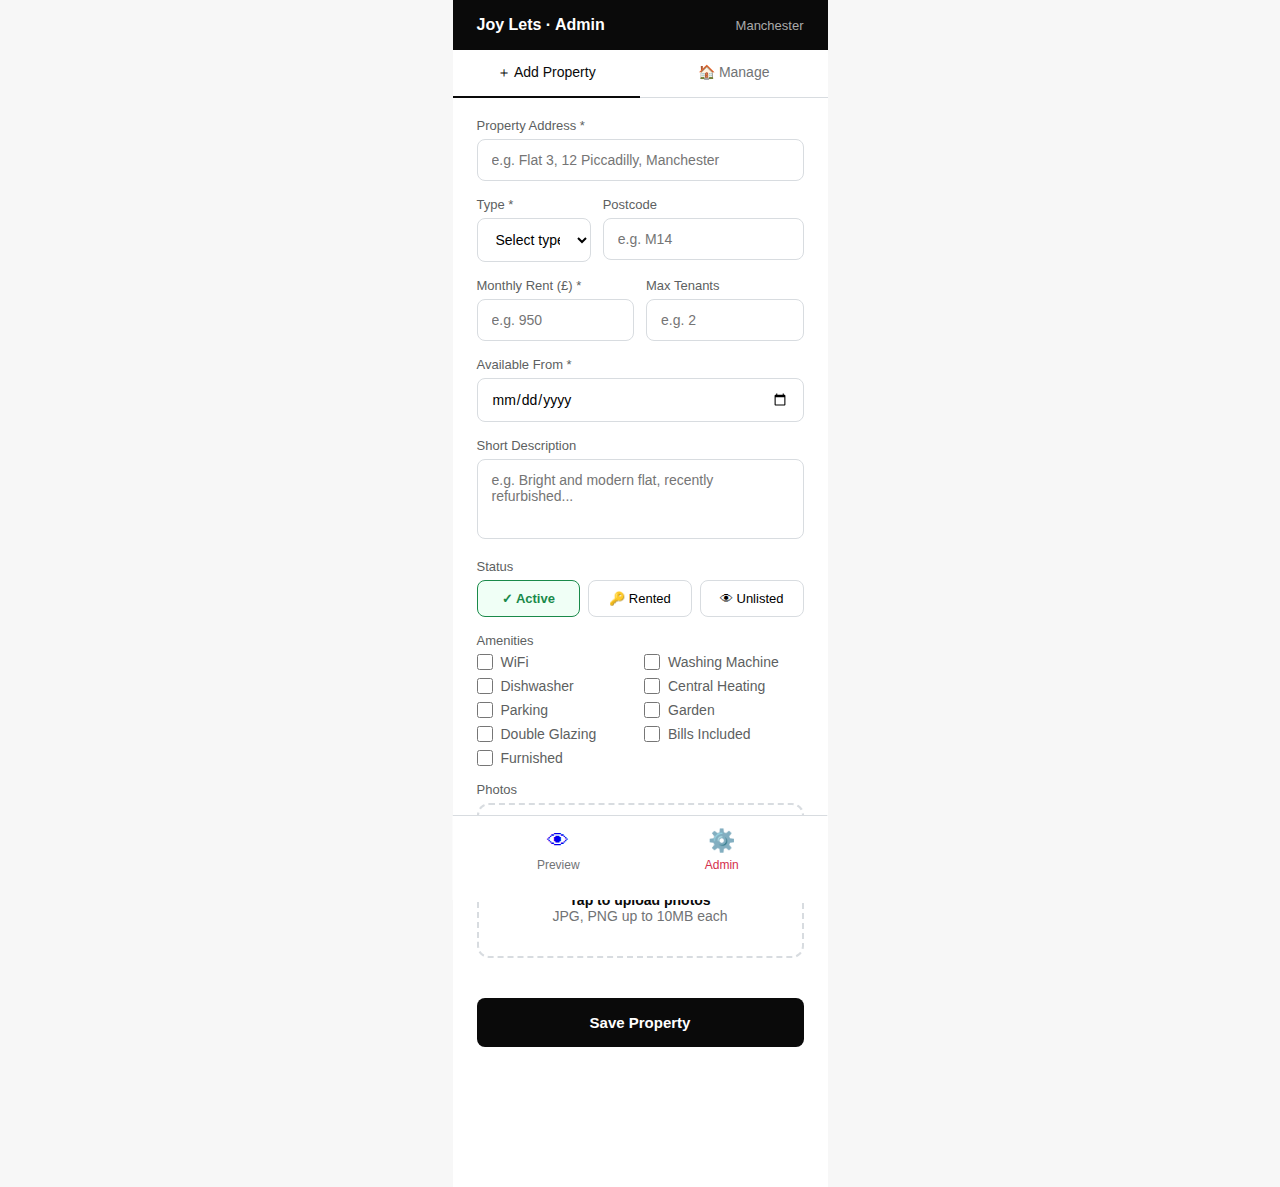
<file: admin.html>
<!DOCTYPE html>
<html lang="en">
<head>
  <meta charset="UTF-8">
  <meta name="viewport" content="width=375px, initial-scale=1.0">
  <title>Admin · Joy Lets</title>
  <link rel="stylesheet" href="css/style.css">
  <style>
    .admin-header {
      background: var(--neutral-100);
      color: white;
      padding: 16px 24px;
      display: flex;
      align-items: center;
      justify-content: space-between;
    }
    .admin-header h1 { font-size: 16px; font-weight: 600; }
    .admin-header span { font-size: 13px; color: #aaa; }

    .admin-tabs {
      display: flex;
      border-bottom: 1px solid var(--neutral-40);
      background: white;
      position: sticky;
      top: 0;
      z-index: 10;
    }
    .admin-tab {
      flex: 1;
      padding: 14px;
      text-align: center;
      font-size: 14px;
      font-weight: 500;
      color: var(--neutral-70);
      cursor: pointer;
      border-bottom: 2px solid transparent;
      margin-bottom: -1px;
    }
    .admin-tab.active {
      color: var(--neutral-100);
      border-bottom-color: var(--neutral-100);
    }

    .admin-section { display: none; padding: 20px 24px 140px; }
    .admin-section.active { display: block; }

    .form-label {
      font-size: 13px;
      font-weight: 500;
      color: var(--neutral-80);
      margin-bottom: 6px;
      display: block;
    }
    .form-input, .form-select, .form-textarea {
      width: 100%;
      border: 1.5px solid var(--neutral-40);
      border-radius: 8px;
      padding: 12px 14px;
      font-size: 14px;
      margin-bottom: 16px;
      outline: none;
      font-family: inherit;
      background: white;
      box-sizing: border-box;
    }
    .form-input:focus, .form-select:focus, .form-textarea:focus {
      border-color: var(--neutral-100);
    }
    .form-textarea { height: 80px; resize: none; }
    .form-row { display: flex; gap: 12px; }
    .form-row .form-input, .form-row .form-select { flex: 1; }

    .photo-upload-area {
      border: 2px dashed var(--neutral-40);
      border-radius: 12px;
      padding: 32px 16px;
      text-align: center;
      cursor: pointer;
      margin-bottom: 16px;
      transition: all 0.2s;
    }
    .photo-upload-area:hover { border-color: var(--neutral-100); }
    .upload-icon { font-size: 40px; margin-bottom: 8px; }
    .upload-text { font-size: 14px; color: var(--neutral-70); }
    .upload-text strong { color: var(--neutral-100); }

    .photo-previews {
      display: grid;
      grid-template-columns: repeat(3, 1fr);
      gap: 8px;
      margin-bottom: 16px;
    }
    .photo-preview {
      aspect-ratio: 1;
      border-radius: 8px;
      overflow: hidden;
      position: relative;
      background: var(--neutral-20);
    }
    .photo-preview img { width: 100%; height: 100%; object-fit: cover; }
    .photo-preview .remove-photo {
      position: absolute;
      top: 4px; right: 4px;
      background: rgba(0,0,0,0.6);
      color: white;
      border: none;
      border-radius: 50%;
      width: 20px; height: 20px;
      font-size: 11px;
      cursor: pointer;
      display: flex; align-items: center; justify-content: center;
    }
    .upload-progress { font-size: 12px; color: var(--neutral-70); margin-bottom: 8px; }

    .action-btn {
      width: 100%;
      border: none;
      border-radius: 8px;
      padding: 16px;
      font-size: 15px;
      font-weight: 600;
      cursor: pointer;
      margin-top: 8px;
    }
    .action-btn.primary { background: var(--neutral-100); color: white; }
    .action-btn.secondary { background: var(--neutral-20); color: var(--neutral-100); }
    .action-btn:disabled { opacity: 0.5; cursor: not-allowed; }

    .amenity-checkboxes {
      display: grid;
      grid-template-columns: 1fr 1fr;
      gap: 8px;
      margin-bottom: 16px;
    }
    .amenity-check {
      display: flex;
      align-items: center;
      gap: 8px;
      font-size: 14px;
      color: var(--neutral-80);
      cursor: pointer;
    }
    .amenity-check input { width: 16px; height: 16px; }

    /* Status badge */
    .status-selector {
      display: flex;
      gap: 8px;
      margin-bottom: 16px;
    }
    .status-opt {
      flex: 1;
      text-align: center;
      padding: 10px 6px;
      border-radius: 8px;
      border: 1.5px solid var(--neutral-40);
      font-size: 13px;
      cursor: pointer;
      transition: all 0.15s;
    }
    .status-opt.active-status { border-color: #1a8a4a; background: #f0fff6; color: #1a8a4a; font-weight: 600; }
    .status-opt.rented-status { border-color: #e67e22; background: #fff8f0; color: #e67e22; font-weight: 600; }
    .status-opt.unlisted-status { border-color: var(--neutral-70); background: var(--neutral-20); color: var(--neutral-70); font-weight: 600; }

    /* Manage cards */
    .manage-card {
      border: 1px solid var(--neutral-40);
      border-radius: 12px;
      padding: 16px;
      margin-bottom: 12px;
      display: flex;
      gap: 12px;
      align-items: flex-start;
    }
    .manage-card.rented { border-color: #f0a500; background: #fffdf5; }
    .manage-card.unlisted { opacity: 0.55; }
    .manage-card-photo {
      width: 72px; height: 72px;
      border-radius: 8px;
      background: var(--neutral-20);
      overflow: hidden;
      flex-shrink: 0;
      display: flex; align-items: center; justify-content: center;
      font-size: 28px;
    }
    .manage-card-photo img { width: 100%; height: 100%; object-fit: cover; }
    .manage-card-info { flex: 1; min-width: 0; }
    .manage-card-title { font-size: 14px; font-weight: 600; color: var(--neutral-100); }
    .manage-card-sub { font-size: 13px; color: var(--neutral-70); margin-top: 2px; }
    .manage-card-price { font-size: 14px; font-weight: 600; color: var(--neutral-100); margin-top: 4px; }
    .manage-card-actions { display: flex; gap: 8px; margin-top: 8px; flex-wrap: wrap; }
    .btn-edit {
      font-size: 12px; padding: 5px 12px;
      border: 1px solid var(--neutral-40);
      border-radius: 6px; background: white; cursor: pointer;
    }
    .btn-delete {
      font-size: 12px; padding: 5px 12px;
      border: 1px solid #ffcdd2;
      border-radius: 6px; background: #fff5f5; color: #c0392b; cursor: pointer;
    }
    .status-badge {
      font-size: 11px; padding: 3px 8px;
      border-radius: 20px; font-weight: 600;
    }
    .status-badge.active { background: #e8f8ee; color: #1a8a4a; }
    .status-badge.rented { background: #fff3e0; color: #e67e22; }
    .status-badge.unlisted { background: var(--neutral-20); color: var(--neutral-70); }

    .source-badge {
      font-size: 10px; padding: 2px 6px;
      border-radius: 10px;
      background: var(--neutral-20);
      color: var(--neutral-70);
      margin-left: 6px;
    }

    .export-box {
      background: var(--neutral-20);
      border-radius: 10px;
      padding: 16px;
      margin-bottom: 16px;
    }
    .export-box-title { font-size: 13px; font-weight: 600; margin-bottom: 8px; }
    .export-box-desc { font-size: 12px; color: var(--neutral-70); line-height: 18px; }

    .success-toast {
      position: fixed;
      bottom: 100px; left: 50%;
      transform: translateX(-50%);
      background: #1a8a4a;
      color: white;
      padding: 12px 24px;
      border-radius: 24px;
      font-size: 14px; font-weight: 500;
      opacity: 0; transition: opacity 0.3s;
      z-index: 300; pointer-events: none;
    }
    .success-toast.show { opacity: 1; }

    .edit-mode-banner {
      background: #fff8e1;
      border: 1px solid #f0c040;
      border-radius: 8px;
      padding: 10px 14px;
      font-size: 13px;
      color: #7a5c00;
      margin-bottom: 16px;
      display: none;
    }
    .edit-mode-banner.show { display: block; }
  </style>
</head>
<body>
<div class="app">

  <div class="admin-header">
    <h1>Joy Lets · Admin</h1>
    <span>Manchester</span>
  </div>

  <div class="admin-tabs">
    <div class="admin-tab active" onclick="switchTab('add')">＋ Add Property</div>
    <div class="admin-tab" onclick="switchTab('manage')">🏠 Manage</div>
  </div>

  <!-- Add / Edit Property -->
  <div class="admin-section active" id="tab-add">

    <div class="edit-mode-banner" id="edit-banner">
      ✏️ Editing existing property — <a href="#" onclick="cancelEdit()" style="color:#7a5c00;text-decoration:underline">Cancel</a>
    </div>

    <label class="form-label">Property Address *</label>
    <input class="form-input" id="f-title" placeholder="e.g. Flat 3, 12 Piccadilly, Manchester">

    <div class="form-row">
      <div>
        <label class="form-label">Type *</label>
        <select class="form-select" id="f-type">
          <option value="">Select type</option>
          <option>Studio</option>
          <option>1 Bed</option>
          <option>2 Bed</option>
          <option>3 Bed</option>
        </select>
      </div>
      <div>
        <label class="form-label">Postcode</label>
        <input class="form-input" id="f-postcode" placeholder="e.g. M14">
      </div>
    </div>

    <div class="form-row">
      <div>
        <label class="form-label">Monthly Rent (£) *</label>
        <input class="form-input" id="f-price" type="number" placeholder="e.g. 950">
      </div>
      <div>
        <label class="form-label">Max Tenants</label>
        <input class="form-input" id="f-tenants" type="number" placeholder="e.g. 2">
      </div>
    </div>

    <label class="form-label">Available From *</label>
    <input class="form-input" id="f-avail" type="date">

    <label class="form-label">Short Description</label>
    <textarea class="form-textarea" id="f-desc" placeholder="e.g. Bright and modern flat, recently refurbished..."></textarea>

    <label class="form-label">Status</label>
    <div class="status-selector">
      <div class="status-opt active-status" id="s-active" onclick="selectStatus('active')">✓ Active</div>
      <div class="status-opt" id="s-rented" onclick="selectStatus('rented')">🔑 Rented</div>
      <div class="status-opt" id="s-unlisted" onclick="selectStatus('unlisted')">👁 Unlisted</div>
    </div>

    <label class="form-label">Amenities</label>
    <div class="amenity-checkboxes">
      <label class="amenity-check"><input type="checkbox" value="WiFi"> WiFi</label>
      <label class="amenity-check"><input type="checkbox" value="Washing Machine"> Washing Machine</label>
      <label class="amenity-check"><input type="checkbox" value="Dishwasher"> Dishwasher</label>
      <label class="amenity-check"><input type="checkbox" value="Central Heating"> Central Heating</label>
      <label class="amenity-check"><input type="checkbox" value="Parking"> Parking</label>
      <label class="amenity-check"><input type="checkbox" value="Garden"> Garden</label>
      <label class="amenity-check"><input type="checkbox" value="Double Glazing"> Double Glazing</label>
      <label class="amenity-check"><input type="checkbox" value="Bills Included"> Bills Included</label>
      <label class="amenity-check"><input type="checkbox" value="Furnished"> Furnished</label>
    </div>

    <label class="form-label">Photos</label>
    <div class="photo-upload-area" id="upload-area" onclick="document.getElementById('photo-input').click()">
      <div class="upload-icon">📷</div>
      <div class="upload-text"><strong>Tap to upload photos</strong><br>JPG, PNG up to 10MB each</div>
    </div>
    <input type="file" id="photo-input" accept="image/*" multiple style="display:none" onchange="handleFiles(this.files)">
    <div class="upload-progress" id="upload-status"></div>
    <div class="photo-previews" id="photo-previews"></div>

    <button class="action-btn primary" id="save-btn" onclick="saveListing()">Save Property</button>
  </div>

  <!-- Manage -->
  <div class="admin-section" id="tab-manage">

    <!-- GitHub Token setup (one-time) -->
    <div class="export-box" id="token-setup" style="display:none">
      <div class="export-box-title">🔑 First-time Setup</div>
      <div class="export-box-desc" style="margin-bottom:10px">Paste your GitHub token once to enable one-tap publishing.</div>
      <input type="password" id="gh-token-input" placeholder="ghp_xxxxxxxxxxxx"
        style="width:100%;border:1.5px solid var(--neutral-40);border-radius:8px;padding:10px 12px;font-size:13px;box-sizing:border-box;margin-bottom:8px;font-family:monospace">
      <button class="action-btn primary" style="margin-top:0;padding:12px" onclick="saveToken()">Save Token</button>
    </div>

    <div class="export-box" id="publish-box">
      <div class="export-box-title">🚀 Publish to Live Site</div>
      <div class="export-box-desc">Push your changes directly to GitHub — tenants will see updates within 1 minute.</div>
      <button class="action-btn primary" style="margin-top:12px;background:#1a8a4a" onclick="publishToGitHub()">🚀 Publish Now</button>
      <button class="action-btn secondary" style="margin-top:8px;font-size:13px" onclick="resetToken()">Change GitHub Token</button>
    </div>

    <div id="manage-list"></div>
  </div>

  <nav class="bottom-nav">
    <a class="nav-item" href="index.html">
      <span class="nav-icon">👁</span>
      <span class="nav-label">Preview</span>
    </a>
    <a class="nav-item active" href="admin.html">
      <span class="nav-icon">⚙️</span>
      <span class="nav-label">Admin</span>
    </a>
  </nav>

  <div class="success-toast" id="toast"></div>
</div>

<script>
  const CLOUD_NAME = 'du6lliisx';
  const UPLOAD_PRESET = 'Man-Live app';

  let uploadedUrls = [];
  let existingPhotos = [];
  let editingId = null;
  let selectedStatus = 'active';

  function switchTab(tab) {
    document.querySelectorAll('.admin-tab').forEach((t, i) => {
      t.classList.toggle('active', (i === 0 && tab === 'add') || (i === 1 && tab === 'manage'));
    });
    document.getElementById('tab-add').classList.toggle('active', tab === 'add');
    document.getElementById('tab-manage').classList.toggle('active', tab === 'manage');
    if (tab === 'manage') { renderManage(); initPublishBox(); }
  }

  function selectStatus(s) {
    selectedStatus = s;
    ['active','rented','unlisted'].forEach(x => {
      const el = document.getElementById('s-' + x);
      el.className = 'status-opt' + (x === s ? ' ' + x + '-status' : '');
    });
  }

  async function uploadToCloudinary(file) {
    const formData = new FormData();
    formData.append('file', file);
    formData.append('upload_preset', UPLOAD_PRESET);
    const res = await fetch(`https://api.cloudinary.com/v1_1/${CLOUD_NAME}/image/upload`, {
      method: 'POST', body: formData
    });
    const data = await res.json();
    if (data.error) throw new Error(data.error.message);
    return data.secure_url;
  }

  async function handleFiles(files) {
    const status = document.getElementById('upload-status');
    const previews = document.getElementById('photo-previews');
    const btn = document.getElementById('save-btn');
    btn.disabled = true;

    for (let i = 0; i < files.length; i++) {
      status.textContent = `Uploading ${i + 1} of ${files.length}...`;
      try {
        const url = await uploadToCloudinary(files[i]);
        uploadedUrls.push(url);
        const div = document.createElement('div');
        div.className = 'photo-preview';
        const idx = uploadedUrls.length - 1;
        div.innerHTML = `
          <img src="${url}" alt="photo">
          <button class="remove-photo" onclick="removePhoto(${idx}, this.parentElement)">✕</button>
        `;
        previews.appendChild(div);
      } catch (e) {
        status.textContent = `Error: ${e.message}`;
      }
    }
    status.textContent = uploadedUrls.length > 0 ? `${uploadedUrls.length} photo(s) uploaded ✓` : '';
    btn.disabled = false;
  }

  function removePhoto(idx, el) {
    uploadedUrls.splice(idx, 1);
    el.remove();
  }

  function saveListing() {
    const title = document.getElementById('f-title').value.trim();
    const type = document.getElementById('f-type').value;
    const price = parseInt(document.getElementById('f-price').value);
    const avail = document.getElementById('f-avail').value;
    const desc = document.getElementById('f-desc').value.trim();
    const postcode = document.getElementById('f-postcode').value.trim().toUpperCase();
    const maxTenants = parseInt(document.getElementById('f-tenants').value) || 2;

    if (!title || !type || !price || !avail) {
      alert('Please fill in all required fields (*)');
      return;
    }

    const amenities = [];
    document.querySelectorAll('.amenity-check input:checked').forEach(cb => amenities.push(cb.value));

    const listings = JSON.parse(localStorage.getItem('listings') || '[]');

    const listingData = {
      id: editingId || Date.now().toString(),
      title, type, price,
      postcode, maxTenants,
      description: desc || type + ' apartment in Manchester',
      available: avail,
      rating: 5.0, reviews: 0,
      photos: [...existingPhotos, ...uploadedUrls],
      amenities,
      furnished: amenities.includes('Furnished'),
      bills: amenities.includes('Bills Included'),
      status: selectedStatus
    };

    if (editingId) {
      const idx = listings.findIndex(l => l.id === editingId);
      if (idx !== -1) listings[idx] = listingData;
      else listings.push(listingData);
    } else {
      listings.push(listingData);
    }

    localStorage.setItem('listings', JSON.stringify(listings));
    resetForm();
    showToast(editingId ? 'Property updated!' : 'Property saved!');
    editingId = null;
  }

  function resetForm() {
    document.getElementById('f-title').value = '';
    document.getElementById('f-type').value = '';
    document.getElementById('f-price').value = '';
    document.getElementById('f-postcode').value = '';
    document.getElementById('f-tenants').value = '';
    document.getElementById('f-avail').value = '';
    document.getElementById('f-desc').value = '';
    document.querySelectorAll('.amenity-check input').forEach(cb => cb.checked = false);
    document.getElementById('photo-previews').innerHTML = '';
    document.getElementById('upload-status').textContent = '';
    uploadedUrls = [];
    existingPhotos = [];
    selectStatus('active');
    document.getElementById('save-btn').textContent = 'Save Property';
    document.getElementById('edit-banner').classList.remove('show');
  }

  function cancelEdit() {
    editingId = null;
    resetForm();
  }

  async function renderManage() {
    const list = document.getElementById('manage-list');
    list.innerHTML = '<div style="text-align:center;padding:20px;color:var(--neutral-70)">Loading...</div>';

    const res = await fetch('data/listings.json');
    const data = await res.json();
    const local = JSON.parse(localStorage.getItem('listings') || '[]');
    const localIds = new Set(local.map(l => l.id));
    const allListings = [...local, ...data.listings.filter(l => !localIds.has(l.id))];

    if (allListings.length === 0) {
      list.innerHTML = '<div style="text-align:center;padding:40px;color:var(--neutral-70)">No properties yet.</div>';
      return;
    }

    list.innerHTML = '';
    allListings.forEach((l) => {
      const isLocal = localIds.has(l.id);
      const status = l.status || 'active';
      const card = document.createElement('div');
      card.className = 'manage-card ' + (status === 'rented' ? 'rented' : status === 'unlisted' ? 'unlisted' : '');

      card.innerHTML = `
        <div class="manage-card-photo">${l.photos && l.photos.length > 0 ? '<img src="' + l.photos[0] + '">' : '🏠'}</div>
        <div class="manage-card-info">
          <div style="display:flex;align-items:center;gap:4px">
            <div class="manage-card-title">${l.title}</div>
            ${!isLocal ? '<span class="source-badge">JSON</span>' : ''}
          </div>
          <div class="manage-card-sub">${l.type} · ${new Date(l.available).toLocaleDateString('en-GB',{day:'numeric',month:'short'})}</div>
          <div class="manage-card-price">£${l.price.toLocaleString()}/mo</div>
          <div style="margin-top:6px">
            <span class="status-badge ${status}">${status === 'active' ? '✓ Active' : status === 'rented' ? '🔑 Rented' : '👁 Unlisted'}</span>
          </div>
          <div class="manage-card-actions">
            <button class="btn-edit" onclick="editListing('${l.id}')">✏️ Edit</button>
            <button class="btn-edit" onclick="quickStatus('${l.id}', 'active')" style="color:#1a8a4a">Active</button>
            <button class="btn-edit" onclick="quickStatus('${l.id}', 'rented')" style="color:#e67e22">Rented</button>
            <button class="btn-edit" onclick="quickStatus('${l.id}', 'unlisted')" style="color:#999">Unlist</button>
            ${isLocal ? `<button class="btn-delete" onclick="deleteListing('${l.id}')">Delete</button>` : ''}
          </div>
        </div>
      `;
      list.appendChild(card);
    });
  }

  async function editListing(id) {
    const res = await fetch('data/listings.json');
    const data = await res.json();
    const local = JSON.parse(localStorage.getItem('listings') || '[]');
    const localIds = new Set(local.map(l => l.id));
    const all = [...local, ...data.listings.filter(l => !localIds.has(l.id))];
    const l = all.find(x => x.id === id);
    if (!l) return;

    editingId = id;
    switchTab('add');

    document.getElementById('f-title').value = l.title || '';
    document.getElementById('f-type').value = l.type || '';
    document.getElementById('f-price').value = l.price || '';
    document.getElementById('f-postcode').value = l.postcode || '';
    document.getElementById('f-tenants').value = l.maxTenants || '';
    document.getElementById('f-avail').value = l.available || '';
    document.getElementById('f-desc').value = l.description || '';
    selectStatus(l.status || 'active');

    document.querySelectorAll('.amenity-check input').forEach(cb => {
      cb.checked = l.amenities && l.amenities.includes(cb.value);
    });

    // Show existing photos
    existingPhotos = [...(l.photos || [])];
    uploadedUrls = [];
    const previews = document.getElementById('photo-previews');
    previews.innerHTML = '';
    existingPhotos.forEach((url, i) => {
      const div = document.createElement('div');
      div.className = 'photo-preview';
      div.innerHTML = `
        <img src="${url}" alt="photo">
        <button class="remove-photo" onclick="removeExistingPhoto(${i}, this.parentElement)">✕</button>
      `;
      previews.appendChild(div);
    });

    document.getElementById('save-btn').textContent = 'Update Property';
    document.getElementById('edit-banner').classList.add('show');
    window.scrollTo(0, 0);
  }

  function removeExistingPhoto(idx, el) {
    existingPhotos.splice(idx, 1);
    el.remove();
  }

  function quickStatus(id, status) {
    const listings = JSON.parse(localStorage.getItem('listings') || '[]');
    const idx = listings.findIndex(l => l.id === id);

    if (idx !== -1) {
      listings[idx].status = status;
    } else {
      // Copy from JSON to localStorage with new status
      fetch('data/listings.json').then(r => r.json()).then(data => {
        const l = data.listings.find(x => x.id === id);
        if (l) {
          const updated = { ...l, status };
          listings.push(updated);
          localStorage.setItem('listings', JSON.stringify(listings));
          renderManage();
          showToast('Status updated!');
        }
      });
      return;
    }

    localStorage.setItem('listings', JSON.stringify(listings));
    renderManage();
    showToast('Status updated!');
  }

  function deleteListing(id) {
    if (!confirm('Delete this property?')) return;
    const listings = JSON.parse(localStorage.getItem('listings') || '[]');
    const idx = listings.findIndex(l => l.id === id);
    if (idx !== -1) listings.splice(idx, 1);
    localStorage.setItem('listings', JSON.stringify(listings));
    renderManage();
  }

  function saveToken() {
    const token = document.getElementById('gh-token-input').value.trim();
    if (!token.startsWith('ghp_') && !token.startsWith('github_pat_')) {
      alert('Please enter a valid GitHub token (starts with ghp_)');
      return;
    }
    localStorage.setItem('gh_token', token);
    document.getElementById('token-setup').style.display = 'none';
    document.getElementById('publish-box').style.display = 'block';
    showToast('Token saved!');
  }

  function resetToken() {
    localStorage.removeItem('gh_token');
    document.getElementById('token-setup').style.display = 'block';
    document.getElementById('publish-box').style.display = 'none';
  }

  function initPublishBox() {
    const hasToken = !!localStorage.getItem('gh_token');
    document.getElementById('token-setup').style.display = hasToken ? 'none' : 'block';
    document.getElementById('publish-box').style.display = hasToken ? 'block' : 'none';
  }

  async function publishToGitHub() {
    const token = localStorage.getItem('gh_token');
    if (!token) { resetToken(); return; }

    const btn = document.querySelector('#publish-box .action-btn.primary');
    btn.textContent = 'Publishing...';
    btn.disabled = true;

    try {
      const res = await fetch('data/listings.json');
      const data = await res.json();
      const local = JSON.parse(localStorage.getItem('listings') || '[]');
      const localIds = new Set(local.map(l => l.id));
      const merged = [...local, ...data.listings.filter(l => !localIds.has(l.id))];
      const newContent = JSON.stringify({ listings: merged }, null, 2);

      // Get current file SHA
      const fileRes = await fetch('https://api.github.com/repos/Joy-LQ/joy-lets/contents/data/listings.json', {
        headers: { Authorization: 'token ' + token }
      });
      const fileData = await fileRes.json();
      if (!fileData.sha) throw new Error('Could not fetch file info');

      // Push updated file
      const updateRes = await fetch('https://api.github.com/repos/Joy-LQ/joy-lets/contents/data/listings.json', {
        method: 'PUT',
        headers: {
          Authorization: 'token ' + token,
          'Content-Type': 'application/json'
        },
        body: JSON.stringify({
          message: 'Update listings from admin panel',
          content: btoa(unescape(encodeURIComponent(newContent))),
          sha: fileData.sha
        })
      });

      if (!updateRes.ok) {
        const err = await updateRes.json();
        throw new Error(err.message || 'GitHub API error');
      }

      showToast('Published! Live in ~1 minute ✓');
    } catch (e) {
      alert('Publish failed: ' + e.message + '\n\nIf your token expired, tap "Change GitHub Token".');
    } finally {
      btn.textContent = '🚀 Publish Now';
      btn.disabled = false;
    }
  }

  function showToast(msg) {
    const toast = document.getElementById('toast');
    toast.textContent = '✓ ' + msg;
    toast.classList.add('show');
    setTimeout(() => toast.classList.remove('show'), 2500);
  }
</script>
</body>
</html>
</file>
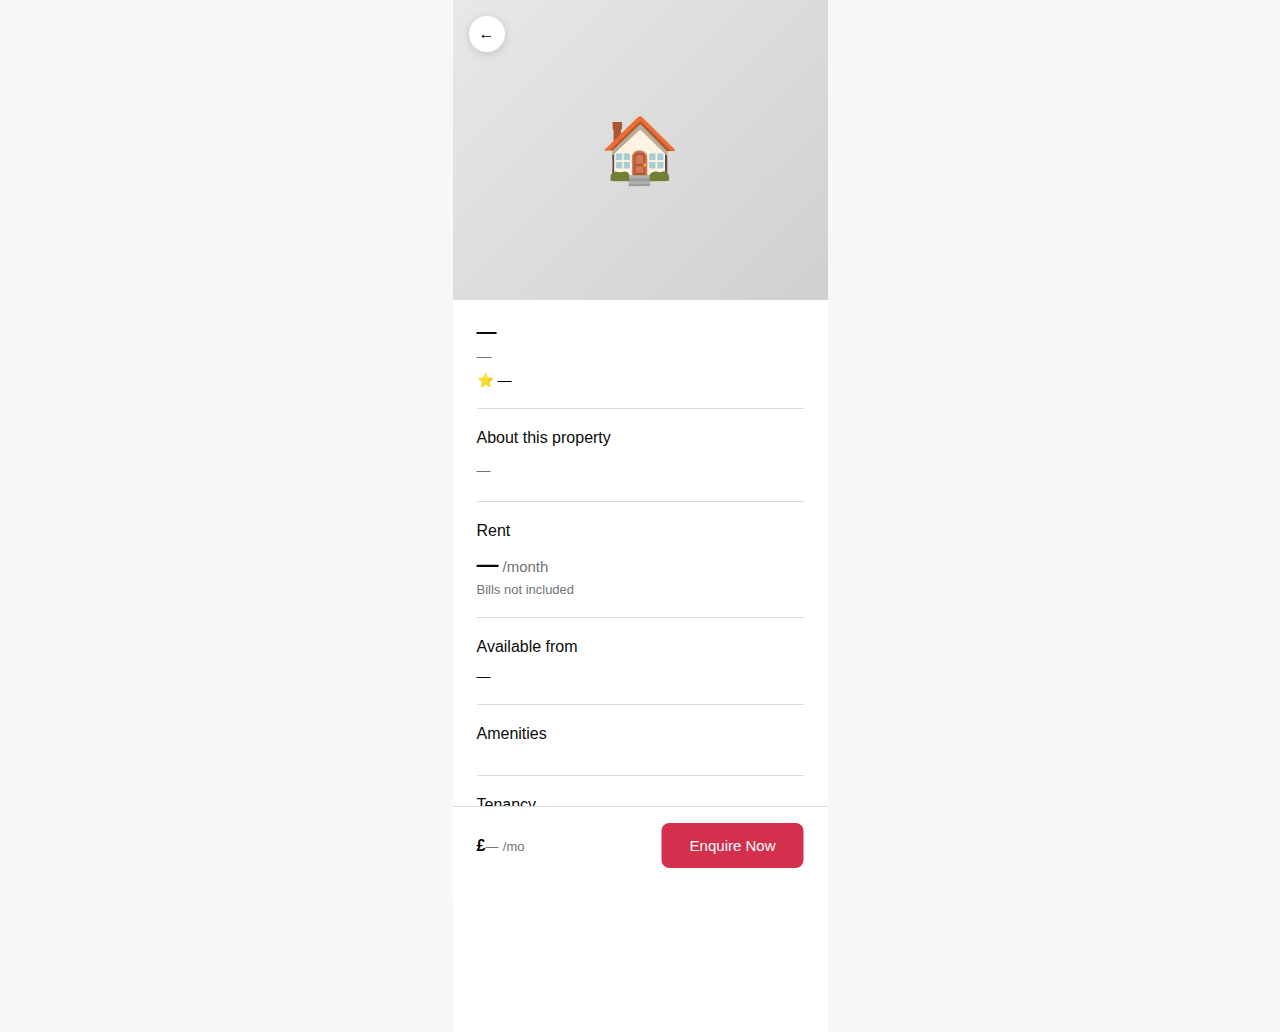
<file: listing.html>
<!DOCTYPE html>
<html lang="en">
<head>
  <meta charset="UTF-8">
  <meta name="viewport" content="width=375px, initial-scale=1.0">
  <title>Property · Joy Lets</title>
  <link rel="stylesheet" href="css/style.css">
</head>
<body>
<div class="app">

  <!-- Photo -->
  <div class="detail-photos">
    <div class="detail-photo-placeholder" id="detail-photo">🏠</div>
    <button class="detail-back" onclick="history.back()">←</button>
  </div>

  <!-- Content -->
  <div class="detail-content">
    <div class="detail-title" id="detail-title">—</div>
    <div class="detail-type" id="detail-type">—</div>
    <div class="detail-rating">
      ⭐ <span id="detail-rating">—</span>
      <span style="color:var(--neutral-70)" id="detail-reviews"></span>
    </div>

    <hr class="detail-divider">

    <div class="detail-section-title">About this property</div>
    <div style="font-size:14px;color:var(--neutral-70);line-height:22px" id="detail-desc">—</div>

    <hr class="detail-divider">

    <div class="detail-section-title">Rent</div>
    <div class="detail-price-row">
      <div class="detail-price" id="detail-price">—</div>
      <div class="detail-price-unit">/month</div>
    </div>
    <div style="font-size:13px;color:var(--neutral-70);margin-top:4px">Bills not included</div>

    <hr class="detail-divider">

    <div class="detail-section-title">Available from</div>
    <div style="font-size:14px;color:var(--neutral-100)" id="detail-avail">—</div>

    <hr class="detail-divider">

    <div class="detail-section-title">Amenities</div>
    <div class="amenity-list" id="detail-amenities"></div>

    <hr class="detail-divider">

    <div class="detail-section-title">Tenancy</div>
    <div style="font-size:14px;color:var(--neutral-70);line-height:22px">
      Available as 10-month or 12-month Assured Shorthold Tenancy.<br>
      All viewings arranged via Joy Lets.
    </div>
  </div>

  <!-- Enquire bar -->
  <div class="enquire-bar">
    <div>
      <div class="enquire-price">£<span id="bar-price">—</span> <span>/mo</span></div>
    </div>
    <button class="enquire-btn" onclick="openEnquiry()">Enquire Now</button>
  </div>

</div>

<!-- Enquiry Modal -->
<div class="modal-overlay" id="modal" onclick="closeIfOutside(event)">
  <div class="modal">
    <div class="modal-title">Send an Enquiry</div>
    <input type="text" placeholder="Your name" id="enq-name">
    <input type="tel" placeholder="Phone number" id="enq-phone">
    <input type="email" placeholder="Email address" id="enq-email">
    <textarea placeholder="Any questions or preferred viewing times?" id="enq-msg"></textarea>
    <button class="modal-submit" onclick="submitEnquiry()">Send Message</button>
  </div>
</div>

<script src="js/app.js"></script>
<script>
  const id = new URLSearchParams(location.search).get('id');
  fetch('data/listings.json')
    .then(r => r.json())
    .then(data => {
      const listing = data.listings.find(l => l.id === id);
      if (!listing) return;
      document.title = listing.title + ' · Joy Lets';
      document.getElementById('detail-title').textContent = listing.title;
      document.getElementById('detail-type').textContent = listing.type + (listing.furnished ? ' · Furnished' : '');
      document.getElementById('detail-rating').textContent = listing.rating;
      document.getElementById('detail-reviews').textContent = '(' + listing.reviews + ' reviews)';
      document.getElementById('detail-desc').textContent = listing.description + ' — a well-presented property in Manchester, ideal for professionals or students.';
      document.getElementById('detail-price').textContent = '£' + listing.price.toLocaleString();
      document.getElementById('bar-price').textContent = listing.price.toLocaleString();
      document.getElementById('detail-avail').textContent =
        new Date(listing.available).toLocaleDateString('en-GB', {day:'numeric', month:'long', year:'numeric'});
      const amenDiv = document.getElementById('detail-amenities');
      listing.amenities.forEach(a => {
        const tag = document.createElement('div');
        tag.className = 'amenity-tag';
        tag.textContent = a;
        amenDiv.appendChild(tag);
      });
    });

  function openEnquiry() {
    document.getElementById('modal').classList.add('open');
  }
  function closeIfOutside(e) {
    if (e.target === document.getElementById('modal'))
      document.getElementById('modal').classList.remove('open');
  }
  function submitEnquiry() {
    const name = document.getElementById('enq-name').value;
    if (!name) { alert('Please enter your name'); return; }
    document.getElementById('modal').classList.remove('open');
    alert('Thank you ' + name + '! We\'ll be in touch shortly.');
  }
</script>
</body>
</html>
</file>
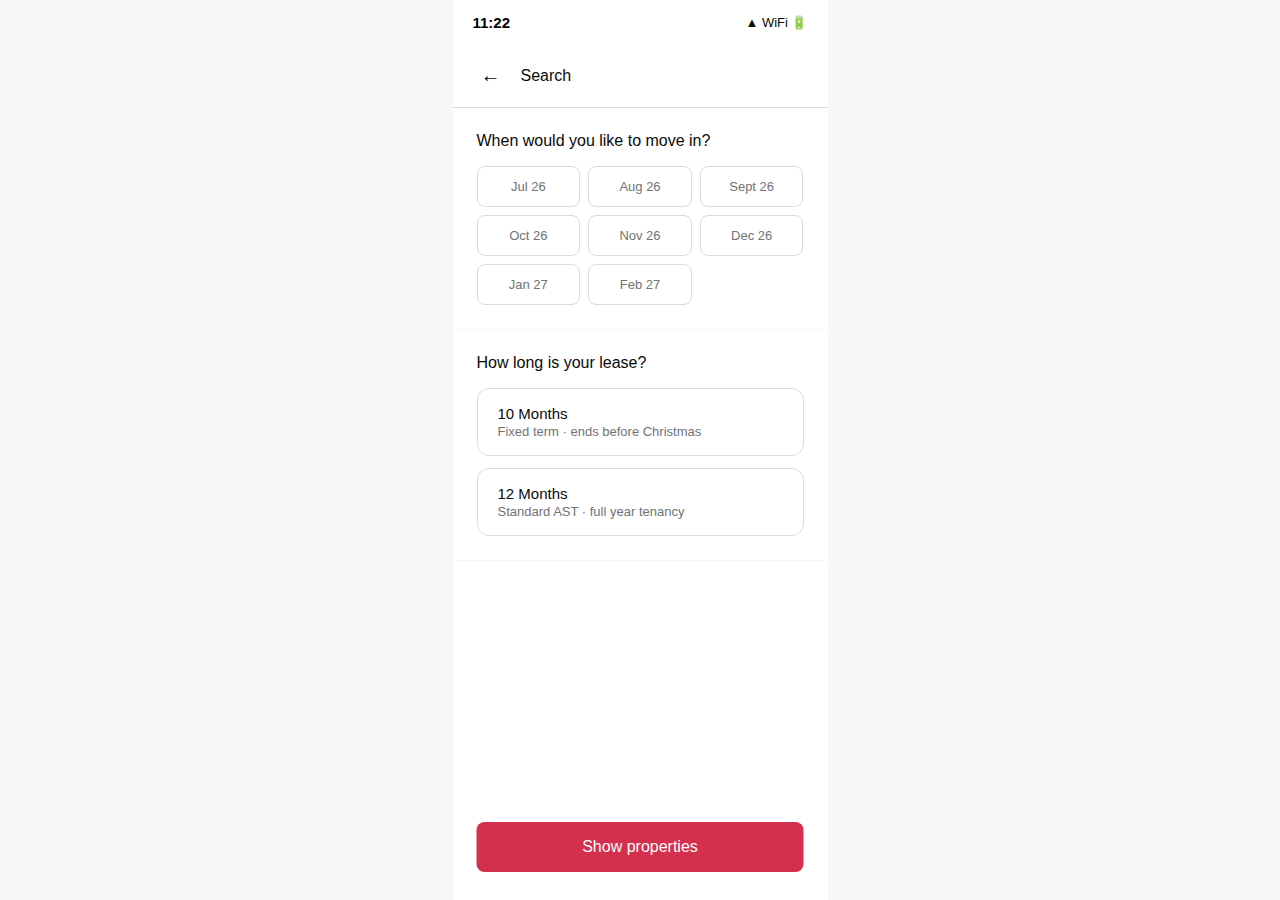
<file: search.html>
<!DOCTYPE html>
<html lang="en">
<head>
  <meta charset="UTF-8">
  <meta name="viewport" content="width=375px, initial-scale=1.0">
  <title>Search · Joy Lets</title>
  <link rel="stylesheet" href="css/style.css">
</head>
<body>
<div class="app">

  <!-- Status Bar -->
  <div class="status-bar">
    <span class="time" id="clock">9:41</span>
    <span class="icons">▲ WiFi 🔋</span>
  </div>

  <!-- Header -->
  <div class="page-header">
    <button class="back-btn" onclick="history.back()">←</button>
    <span class="page-title">Search</span>
  </div>

  <!-- Start Date -->
  <div class="filter-section">
    <div class="filter-section-title">When would you like to move in?</div>
    <div class="month-grid" id="month-grid">
      <!-- populated by JS -->
    </div>
  </div>

  <!-- Tenure -->
  <div class="filter-section">
    <div class="filter-section-title">How long is your lease?</div>
    <div class="tenure-options">
      <div class="tenure-option" id="tenure-10" onclick="selectTenure(10)">
        <div>
          <div class="tenure-title">10 Months</div>
          <div class="tenure-desc">Fixed term · ends before Christmas</div>
        </div>
        <span class="tenure-check" id="check-10"></span>
      </div>
      <div class="tenure-option" id="tenure-12" onclick="selectTenure(12)">
        <div>
          <div class="tenure-title">12 Months</div>
          <div class="tenure-desc">Standard AST · full year tenancy</div>
        </div>
        <span class="tenure-check" id="check-12"></span>
      </div>
    </div>
  </div>

  <!-- Apply -->
  <button class="apply-btn" onclick="applySearch()">Show properties</button>

</div>
<script>
  // Clock
  function updateClock() {
    const now = new Date();
    document.getElementById('clock').textContent =
      now.getHours() + ':' + String(now.getMinutes()).padStart(2,'0');
  }
  updateClock();

  // Generate next 8 months
  const months = [];
  const now = new Date();
  for (let i = 0; i < 8; i++) {
    const d = new Date(now.getFullYear(), now.getMonth() + i, 1);
    months.push({
      label: d.toLocaleDateString('en-GB', { month: 'short', year: '2-digit' }),
      value: d.toLocaleDateString('en-GB', { month: 'long', year: 'numeric' })
    });
  }
  const grid = document.getElementById('month-grid');
  let selectedMonth = localStorage.getItem('startMonth') || null;
  let selectedTenure = parseInt(localStorage.getItem('tenure')) || null;

  months.forEach(m => {
    const btn = document.createElement('button');
    btn.className = 'month-btn' + (selectedMonth === m.value ? ' selected' : '');
    btn.textContent = m.label;
    btn.onclick = () => {
      selectedMonth = m.value;
      document.querySelectorAll('.month-btn').forEach(b => b.classList.remove('selected'));
      btn.classList.add('selected');
    };
    grid.appendChild(btn);
  });

  function selectTenure(months) {
    selectedTenure = months;
    document.querySelectorAll('.tenure-option').forEach(el => el.classList.remove('selected'));
    document.querySelectorAll('.tenure-check').forEach(el => el.textContent = '');
    document.getElementById('tenure-' + months).classList.add('selected');
    document.getElementById('check-' + months).textContent = '✓';
  }

  // Restore saved tenure
  if (selectedTenure) selectTenure(selectedTenure);

  function applySearch() {
    if (selectedMonth) localStorage.setItem('startMonth', selectedMonth);
    if (selectedTenure) localStorage.setItem('tenure', selectedTenure);
    location.href = 'index.html';
  }
</script>
</body>
</html>
</file>
<file: css/style.css>
/* ===== Design tokens from Figma ===== */
:root {
  --neutral-10: #FFFFFF;
  --neutral-20: #F7F7F7;
  --neutral-40: #D8DCE0;
  --neutral-70: #717375;
  --neutral-80: #5D5F61;
  --neutral-100: #0A0A0A;
  --primary: #D42F4D;
  --font-medium: 500;
  --font-book: 400;
}

* { box-sizing: border-box; margin: 0; padding: 0; }

body {
  font-family: -apple-system, 'SF Pro Display', sans-serif;
  background: var(--neutral-20);
  display: flex;
  justify-content: center;
  min-height: 100vh;
}

/* Mobile container */
.app {
  width: 375px;
  min-height: 100vh;
  background: var(--neutral-10);
  position: relative;
  overflow-x: hidden;
}

/* ===== Status bar ===== */
.status-bar {
  height: 44px;
  background: white;
  display: flex;
  align-items: center;
  justify-content: space-between;
  padding: 0 20px;
  position: sticky;
  top: 0;
  z-index: 100;
  backdrop-filter: blur(20px);
}
.status-bar .time { font-size: 15px; font-weight: 600; }
.status-bar .icons { font-size: 13px; color: var(--neutral-100); }

/* ===== Search Bar ===== */
.search-bar {
  padding: 8px 24px;
  background: white;
  position: sticky;
  top: 44px;
  z-index: 99;
}
.search-bar-inner {
  background: white;
  border: 0.5px solid var(--neutral-40);
  border-radius: 43px;
  padding: 12px 12px;
  display: flex;
  align-items: center;
  justify-content: space-between;
  box-shadow: 0 0 16px rgba(0,0,0,0.12);
  cursor: pointer;
}
.search-bar-inner:hover { box-shadow: 0 0 20px rgba(0,0,0,0.16); }
.search-left { display: flex; align-items: center; gap: 16px; }
.search-icon { font-size: 18px; }
.search-text-main { font-size: 14px; font-weight: var(--font-medium); color: var(--neutral-100); }
.search-text-sub { font-size: 12px; color: var(--neutral-70); }
.filter-btn {
  border: 0.5px solid var(--neutral-40);
  border-radius: 24px;
  padding: 10px;
  font-size: 16px;
  cursor: pointer;
  background: white;
}

/* ===== Category tabs ===== */
.categories {
  display: flex;
  gap: 0;
  padding: 0 24px;
  border-bottom: 2px solid var(--neutral-20);
  overflow-x: auto;
  -ms-overflow-style: none;
  scrollbar-width: none;
  background: white;
  position: sticky;
  top: 110px;
  z-index: 98;
}
.categories::-webkit-scrollbar { display: none; }
.category-item {
  display: flex;
  flex-direction: column;
  align-items: center;
  gap: 4px;
  padding: 8px 12px;
  cursor: pointer;
  white-space: nowrap;
  border-bottom: 2px solid transparent;
  margin-bottom: -2px;
  color: var(--neutral-70);
  font-size: 12px;
  font-weight: var(--font-medium);
  transition: all 0.2s;
}
.category-item.active {
  border-bottom-color: var(--neutral-100);
  color: var(--neutral-100);
}
.category-icon { font-size: 20px; }

/* ===== Listings ===== */
.listings {
  padding: 24px 24px 120px;
  display: flex;
  flex-direction: column;
  gap: 32px;
}

.listing-card {
  cursor: pointer;
  border-radius: 16px;
  transition: transform 0.25s ease, box-shadow 0.25s ease;
}
.listing-card:hover {
  transform: translateY(-4px);
  box-shadow: 0 12px 32px rgba(0,0,0,0.13);
}
.listing-card:hover .listing-photo { transform: scale(1.02); }

.listing-photo-wrap {
  width: 327px;
  height: 280px;
  border-radius: 12px;
  overflow: hidden;
  position: relative;
  background: var(--neutral-40);
}
.listing-photo {
  width: 100%;
  height: 100%;
  object-fit: cover;
  transition: transform 0.3s;
}
.listing-photo-placeholder {
  width: 100%;
  height: 100%;
  display: flex;
  align-items: center;
  justify-content: center;
  font-size: 48px;
  background: linear-gradient(135deg, #f0f0f0, #e0e0e0);
}
.save-btn {
  position: absolute;
  top: 12px;
  right: 12px;
  background: none;
  border: none;
  font-size: 24px;
  cursor: pointer;
  filter: drop-shadow(0 1px 2px rgba(0,0,0,0.3));
}
.available-badge {
  position: absolute;
  bottom: 12px;
  left: 12px;
  background: white;
  border-radius: 6px;
  padding: 4px 8px;
  font-size: 11px;
  font-weight: 600;
  color: var(--neutral-100);
}

.listing-info {
  display: flex;
  align-items: flex-start;
  justify-content: space-between;
  margin-top: 14px;
  width: 327px;
}
.listing-title {
  font-size: 14px;
  font-weight: var(--font-medium);
  color: var(--neutral-100);
  line-height: 18px;
}
.listing-desc, .listing-type, .listing-avail {
  font-size: 14px;
  color: var(--neutral-70);
  line-height: 18px;
}
.listing-price {
  font-size: 14px;
  font-weight: var(--font-medium);
  color: var(--neutral-100);
  margin-top: 8px;
}
.listing-price span { font-weight: var(--font-book); }
.listing-weekly {
  font-size: 12px;
  color: var(--neutral-70);
  margin-top: 2px;
}
.listing-weekly span { font-weight: var(--font-book); }
.listing-rating {
  display: flex;
  align-items: center;
  gap: 2px;
  font-size: 14px;
  color: var(--neutral-100);
  white-space: nowrap;
}
.star { font-size: 13px; }

/* ===== Map button ===== */
.map-btn {
  position: fixed;
  bottom: 90px;
  left: 50%;
  transform: translateX(-50%);
  background: var(--neutral-100);
  color: white;
  border: none;
  border-radius: 8px;
  padding: 10px 20px;
  font-size: 14px;
  font-weight: var(--font-medium);
  cursor: pointer;
  display: flex;
  align-items: center;
  gap: 8px;
  z-index: 50;
}

/* ===== Bottom Nav ===== */
.bottom-nav {
  position: fixed;
  bottom: 0;
  left: 50%;
  transform: translateX(-50%);
  width: 375px;
  background: white;
  border-top: 1px solid var(--neutral-40);
  padding: 12px 24px 28px;
  display: flex;
  justify-content: space-between;
  z-index: 100;
}
.nav-item {
  display: flex;
  flex-direction: column;
  align-items: center;
  gap: 4px;
  cursor: pointer;
  flex: 1;
  text-decoration: none;
}
.nav-icon { font-size: 22px; }
.nav-label {
  font-size: 12px;
  color: var(--neutral-70);
  font-weight: var(--font-medium);
}
.nav-item.active .nav-label { color: var(--primary); }
.nav-item.active .nav-icon { filter: none; }

/* ===== Search / Filter page ===== */
.page-header {
  padding: 16px 24px;
  display: flex;
  align-items: center;
  gap: 16px;
  border-bottom: 1px solid var(--neutral-40);
}
.back-btn {
  background: none;
  border: none;
  font-size: 20px;
  cursor: pointer;
  padding: 4px;
}
.page-title {
  font-size: 16px;
  font-weight: var(--font-medium);
  color: var(--neutral-100);
}

.filter-section {
  padding: 24px;
  border-bottom: 1px solid var(--neutral-20);
}
.filter-section-title {
  font-size: 16px;
  font-weight: var(--font-medium);
  color: var(--neutral-100);
  margin-bottom: 16px;
}

/* Month picker */
.month-grid {
  display: grid;
  grid-template-columns: repeat(3, 1fr);
  gap: 8px;
}
.month-btn {
  border: 1.5px solid var(--neutral-40);
  border-radius: 8px;
  padding: 12px 8px;
  text-align: center;
  cursor: pointer;
  background: white;
  font-size: 13px;
  color: var(--neutral-70);
  transition: all 0.2s;
}
.month-btn:hover { border-color: var(--neutral-100); color: var(--neutral-100); }
.month-btn.selected {
  border-color: var(--neutral-100);
  background: var(--neutral-100);
  color: white;
}

/* Tenure options */
.tenure-options {
  display: flex;
  flex-direction: column;
  gap: 12px;
}
.tenure-option {
  border: 1.5px solid var(--neutral-40);
  border-radius: 12px;
  padding: 16px 20px;
  cursor: pointer;
  transition: all 0.2s;
  display: flex;
  align-items: center;
  justify-content: space-between;
}
.tenure-option:hover { border-color: var(--neutral-100); }
.tenure-option.selected { border-color: var(--neutral-100); background: #f9f9f9; }
.tenure-title { font-size: 15px; font-weight: var(--font-medium); color: var(--neutral-100); }
.tenure-desc { font-size: 13px; color: var(--neutral-70); margin-top: 2px; }
.tenure-check { font-size: 20px; }

/* Apply button */
.apply-btn {
  position: fixed;
  bottom: 28px;
  left: 50%;
  transform: translateX(-50%);
  width: 327px;
  background: var(--primary);
  color: white;
  border: none;
  border-radius: 8px;
  padding: 16px;
  font-size: 16px;
  font-weight: var(--font-medium);
  cursor: pointer;
}

/* ===== Listing detail ===== */
.detail-photos {
  width: 375px;
  height: 300px;
  background: var(--neutral-40);
  position: relative;
  overflow: hidden;
}
.detail-photo { width: 100%; height: 100%; object-fit: cover; }
.detail-photo-placeholder {
  width: 100%;
  height: 100%;
  display: flex;
  align-items: center;
  justify-content: center;
  font-size: 64px;
  background: linear-gradient(135deg, #e8e8e8, #d0d0d0);
}
.detail-back {
  position: absolute;
  top: 16px;
  left: 16px;
  background: white;
  border: none;
  border-radius: 50%;
  width: 36px;
  height: 36px;
  font-size: 16px;
  cursor: pointer;
  display: flex;
  align-items: center;
  justify-content: center;
  box-shadow: 0 2px 8px rgba(0,0,0,0.15);
}

.detail-content { padding: 20px 24px 140px; }
.detail-title { font-size: 20px; font-weight: 600; color: var(--neutral-100); }
.detail-type { font-size: 15px; color: var(--neutral-70); margin-top: 4px; }
.detail-rating { display: flex; align-items: center; gap: 4px; margin-top: 8px; font-size: 14px; }
.detail-divider { border: none; border-top: 1px solid var(--neutral-40); margin: 20px 0; }
.detail-section-title { font-size: 16px; font-weight: var(--font-medium); color: var(--neutral-100); margin-bottom: 12px; }
.detail-price-row { display: flex; align-items: baseline; gap: 4px; }
.detail-price { font-size: 22px; font-weight: 700; color: var(--neutral-100); }
.detail-price-unit { font-size: 15px; color: var(--neutral-70); }

.amenity-list { display: flex; flex-wrap: wrap; gap: 8px; }
.amenity-tag {
  background: var(--neutral-20);
  border-radius: 20px;
  padding: 6px 14px;
  font-size: 13px;
  color: var(--neutral-80);
}

.enquire-bar {
  position: fixed;
  bottom: 0;
  left: 50%;
  transform: translateX(-50%);
  width: 375px;
  background: white;
  border-top: 1px solid var(--neutral-40);
  padding: 16px 24px 32px;
  display: flex;
  align-items: center;
  justify-content: space-between;
}
.enquire-price { font-size: 16px; font-weight: 700; }
.enquire-price span { font-size: 13px; font-weight: 400; color: var(--neutral-70); }
.enquire-btn {
  background: var(--primary);
  color: white;
  border: none;
  border-radius: 8px;
  padding: 14px 28px;
  font-size: 15px;
  font-weight: var(--font-medium);
  cursor: pointer;
}

/* ===== Enquiry modal ===== */
.modal-overlay {
  display: none;
  position: fixed;
  inset: 0;
  background: rgba(0,0,0,0.5);
  z-index: 200;
  align-items: flex-end;
  justify-content: center;
}
.modal-overlay.open { display: flex; }
.modal {
  background: white;
  border-radius: 20px 20px 0 0;
  padding: 24px;
  width: 375px;
  padding-bottom: 40px;
}
.modal-title { font-size: 18px; font-weight: 600; margin-bottom: 20px; }
.modal input, .modal textarea, .modal select {
  width: 100%;
  border: 1.5px solid var(--neutral-40);
  border-radius: 8px;
  padding: 14px;
  font-size: 15px;
  margin-bottom: 12px;
  outline: none;
  font-family: inherit;
}
.modal input:focus, .modal textarea:focus { border-color: var(--neutral-100); }
.modal textarea { height: 80px; resize: none; }
.modal-submit {
  width: 100%;
  background: var(--primary);
  color: white;
  border: none;
  border-radius: 8px;
  padding: 16px;
  font-size: 16px;
  font-weight: var(--font-medium);
  cursor: pointer;
  margin-top: 4px;
}
</file>
